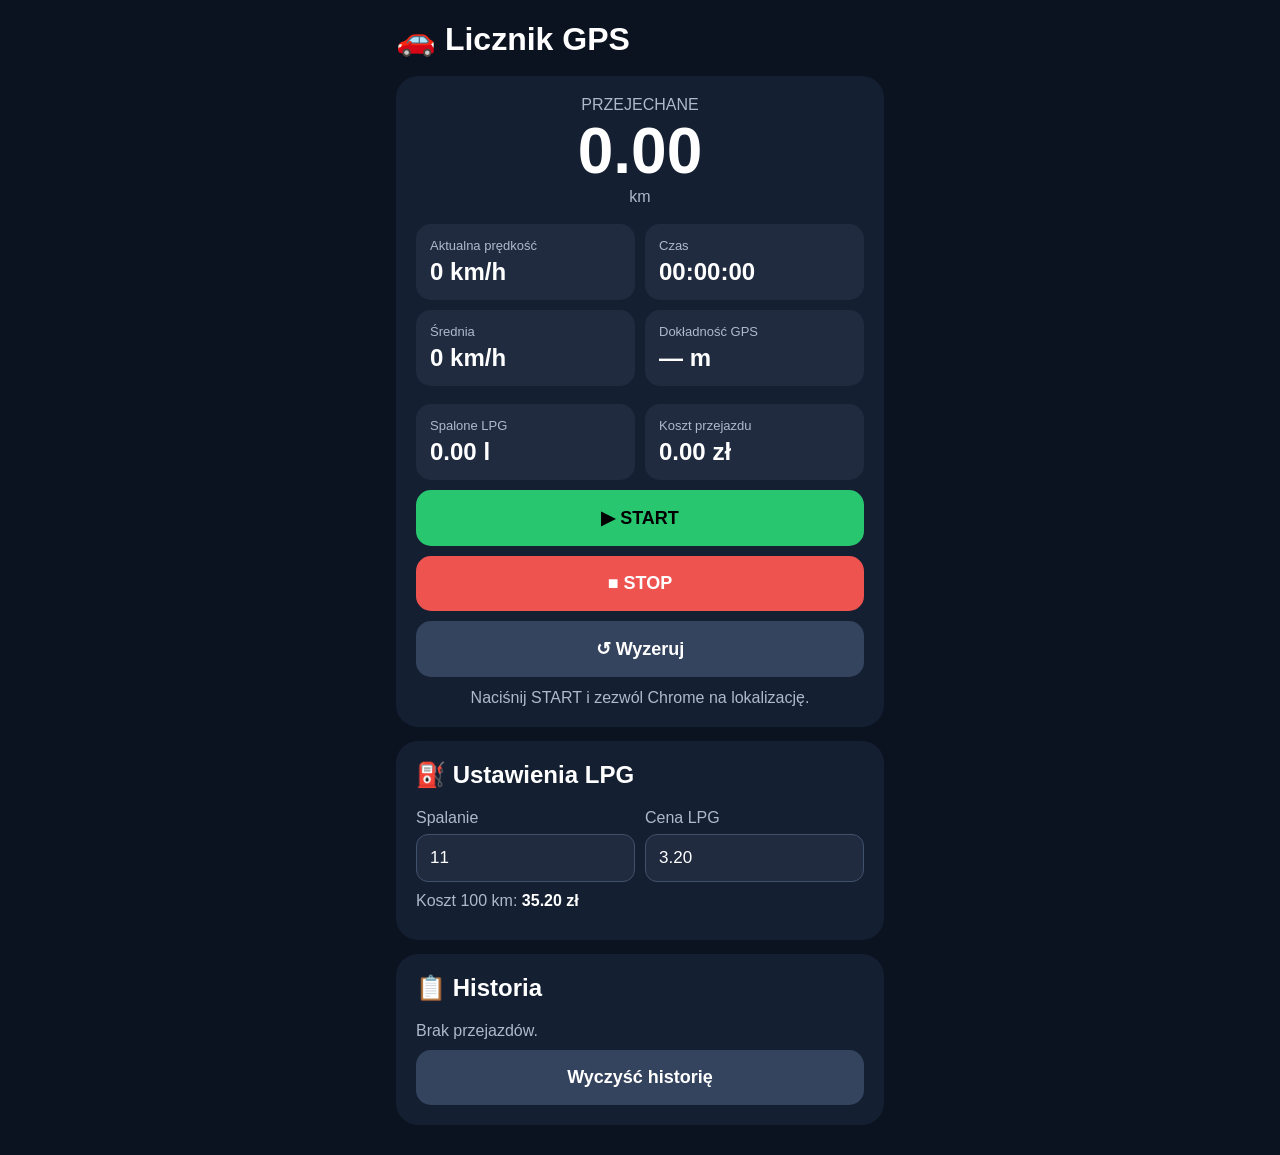
<file: licznik-gps/index.html>
<!doctype html>
<html lang="pl">
<head><meta charset="utf-8"><meta name="viewport" content="width=device-width,initial-scale=1,viewport-fit=cover"><meta name="theme-color" content="#0b1220"><link rel="manifest" href="./manifest.webmanifest"><meta name="mobile-web-app-capable" content="yes"><meta name="apple-mobile-web-app-capable" content="yes"><title>Licznik GPS</title>
<style>*{box-sizing:border-box}body{margin:0;background:#0b1220;color:#fff;font-family:Arial,sans-serif}.wrap{max-width:520px;margin:auto;padding:16px}.card{background:#151f32;border-radius:22px;padding:20px;margin-bottom:14px}h1{margin:4px 0 18px}.km{font-size:64px;font-weight:800;text-align:center}.unit{text-align:center;color:#aeb9cc}.grid{display:grid;grid-template-columns:1fr 1fr;gap:10px;margin-top:18px}.stat{background:#202b40;border-radius:15px;padding:14px}.label{font-size:13px;color:#aeb9cc}.value{font-size:24px;font-weight:700;margin-top:5px}button{width:100%;padding:17px;border:0;border-radius:15px;font-size:18px;font-weight:700;margin-top:10px;background:#28c76f}button.stop{background:#ef5350;color:white}button.secondary{background:#34435e;color:#fff}input{width:100%;padding:13px;border-radius:12px;border:1px solid #42516b;background:#202b40;color:#fff;font-size:17px;margin-top:7px}.row{display:grid;grid-template-columns:1fr 1fr;gap:10px}.setting{margin-bottom:10px;color:#aeb9cc}.setting b{color:#fff}.trip{padding:12px 0;border-bottom:1px solid #2b3850}</style></head>
<body><div class="wrap"><h1>🚗 Licznik GPS</h1>
<div class="card"><div class="unit">PRZEJECHANE</div><div id="km" class="km">0.00</div><div class="unit">km</div>
<div class="grid"><div class="stat"><div class="label">Aktualna prędkość</div><div class="value"><span id="speed">0</span> km/h</div></div><div class="stat"><div class="label">Czas</div><div class="value" id="time">00:00:00</div></div><div class="stat"><div class="label">Średnia</div><div class="value"><span id="avg">0</span> km/h</div></div><div class="stat"><div class="label">Dokładność GPS</div><div class="value"><span id="acc">—</span> m</div></div></div>
<div class="grid"><div class="stat"><div class="label">Spalone LPG</div><div class="value"><span id="fuelUsed">0.00</span> l</div></div><div class="stat"><div class="label">Koszt przejazdu</div><div class="value"><span id="cost">0.00</span> zł</div></div></div>
<button id="start">▶ START</button><button id="stop" class="stop" disabled>■ STOP</button><button id="reset" class="secondary">↺ Wyzeruj</button><div id="status" class="unit" style="margin-top:12px">Naciśnij START i zezwól Chrome na lokalizację.</div></div>
<div class="card"><h2 style="margin-top:0">⛽ Ustawienia LPG</h2><div class="row"><div class="setting">Spalanie<br><input id="consumption" type="number" step="0.1" value="11"></div><div class="setting">Cena LPG<br><input id="price" type="number" step="0.01" value="3.20"></div></div><div class="setting">Koszt 100 km: <b id="cost100">35.20 zł</b></div></div>
<div class="card"><h2 style="margin-top:0">📋 Historia</h2><div id="history"></div><button class="secondary" id="clear">Wyczyść historię</button></div></div>
<script>
let watch=null,last=null,total=0,startAt=0,timer=null,active=false,started=false;
const $=id=>document.getElementById(id),km=$('km'),speed=$('speed'),time=$('time'),avg=$('avg'),acc=$('acc'),status=$('status'),cons=$('consumption'),price=$('price'),fuelUsed=$('fuelUsed'),cost=$('cost'),cost100=$('cost100');
function hav(a,b){const R=6371000,p=Math.PI/180,dLat=(b.lat-a.lat)*p,dLon=(b.lon-a.lon)*p,q=Math.sin(dLat/2)**2+Math.cos(a.lat*p)*Math.cos(b.lat*p)*Math.sin(dLon/2)**2;return 2*R*Math.asin(Math.sqrt(q))}
function fmt(s){s=Math.max(0,Math.floor(s));return [Math.floor(s/3600),Math.floor(s/60)%60,s%60].map(x=>String(x).padStart(2,'0')).join(':')}
function calc(){const c=parseFloat(cons.value)||0,p=parseFloat(price.value)||0,k=total/1000;fuelUsed.textContent=(k*c/100).toFixed(2);cost.textContent=(k*c*p/100).toFixed(2);cost100.textContent=(c*p).toFixed(2)+' zł'}
function saveState(){localStorage.setItem('gps_state',JSON.stringify({active,total,startAt,last,started,cons:cons.value,price:price.value}))}
function loadState(){try{const s=JSON.parse(localStorage.getItem('gps_state')||'null');if(!s)return;cons.value=s.cons||cons.value;price.value=s.price||price.value;if(s.active){active=true;started=!!s.started;total=Number(s.total)||0;startAt=Number(s.startAt)||Date.now();last=s.last||null;km.textContent=(total/1000).toFixed(2);calc();$('start').disabled=true;$('stop').disabled=false;status.textContent='🔄 Przywrócono trwający pomiar. GPS zostanie ponownie uruchomiony.';setTimeout(resumeGPS,300)}}catch(e){}}
function resumeGPS(){if(!active||!navigator.geolocation)return;watch=navigator.geolocation.watchPosition(onPosition,onGpsError,{enableHighAccuracy:true,maximumAge:0,timeout:15000})}
function onPosition(pos){const p={lat:pos.coords.latitude,lon:pos.coords.longitude,t:pos.timestamp};const a=pos.coords.accuracy||999;acc.textContent=Math.round(a);if(!started){started=true;startAt=startAt||Date.now();status.textContent='✅ GPS działa. Jedź!'}if(last){const d=hav(last,p),dt=(p.t-last.t)/1000;if(a<=100&&d<=300&&dt>0&&dt<300){total+=d;km.textContent=(total/1000).toFixed(2);let v=pos.coords.speed;if(v==null||!isFinite(v))v=d/dt;speed.textContent=Math.round(v*3.6);calc()}}else{let v=pos.coords.speed;speed.textContent=v!=null&&isFinite(v)?Math.round(v*3.6):0}last=p;saveState()}
function onGpsError(e){status.textContent='❌ GPS: '+({1:'brak zgody',2:'GPS niedostępny',3:'timeout'}[e.code]||e.message)}
function start(){if(!navigator.geolocation){status.textContent='❌ GPS niedostępny';return}active=true;started=false;last=null;total=0;startAt=Date.now();$('start').disabled=true;$('stop').disabled=false;status.textContent='📍 Czekam na GPS…';km.textContent='0.00';calc();watch=navigator.geolocation.watchPosition(onPosition,onGpsError,{enableHighAccuracy:true,maximumAge:0,timeout:15000});saveState()}
function stop(){if(!active)return;navigator.geolocation.clearWatch(watch);active=false;$('start').disabled=false;$('stop').disabled=true;const s=(Date.now()-startAt)/1000,k=total/1000,c=parseFloat(cons.value)||0,p=parseFloat(price.value)||0;if(k>0){let a=JSON.parse(localStorage.getItem('trasy')||'[]');a.unshift({date:new Date().toLocaleString('pl-PL'),km:k.toFixed(2),time:fmt(s),fuel:(k*c/100).toFixed(2),cost:(k*c*p/100).toFixed(2)});localStorage.setItem('trasy',JSON.stringify(a.slice(0,50)))}status.textContent='⏹️ Zatrzymano. Przejazd zapisany.';localStorage.removeItem('gps_state');renderHistory()}
function reset(){total=0;last=null;time.textContent='00:00:00';speed.textContent='0';avg.textContent='0';acc.textContent='—';km.textContent='0.00';calc()}
function renderHistory(){const a=JSON.parse(localStorage.getItem('trasy')||'[]');$('history').innerHTML=a.length?a.map(x=>'<div class="trip"><b>'+x.km+' km</b> • '+x.time+'<br>⛽ '+x.fuel+' l • 💰 '+x.cost+' zł<br><small>'+x.date+'</small></div>').join(''):'<span style="color:#aeb9cc">Brak przejazdów.</span>'}
timer=setInterval(()=>{if(active&&started){const s=(Date.now()-startAt)/1000;time.textContent=fmt(s);avg.textContent=s>0?(total/1000/(s/3600)).toFixed(1):'0'}},500);
$('start').onclick=start;$('stop').onclick=stop;$('reset').onclick=reset;$('clear').onclick=()=>{localStorage.removeItem('trasy');renderHistory()};cons.oninput=price.oninput=()=>{calc();saveState()};renderHistory();calc();loadState();if('serviceWorker' in navigator)navigator.serviceWorker.register('./sw.js').catch(()=>{});window.addEventListener('pagehide',saveState);
</script></body></html>
</file>
